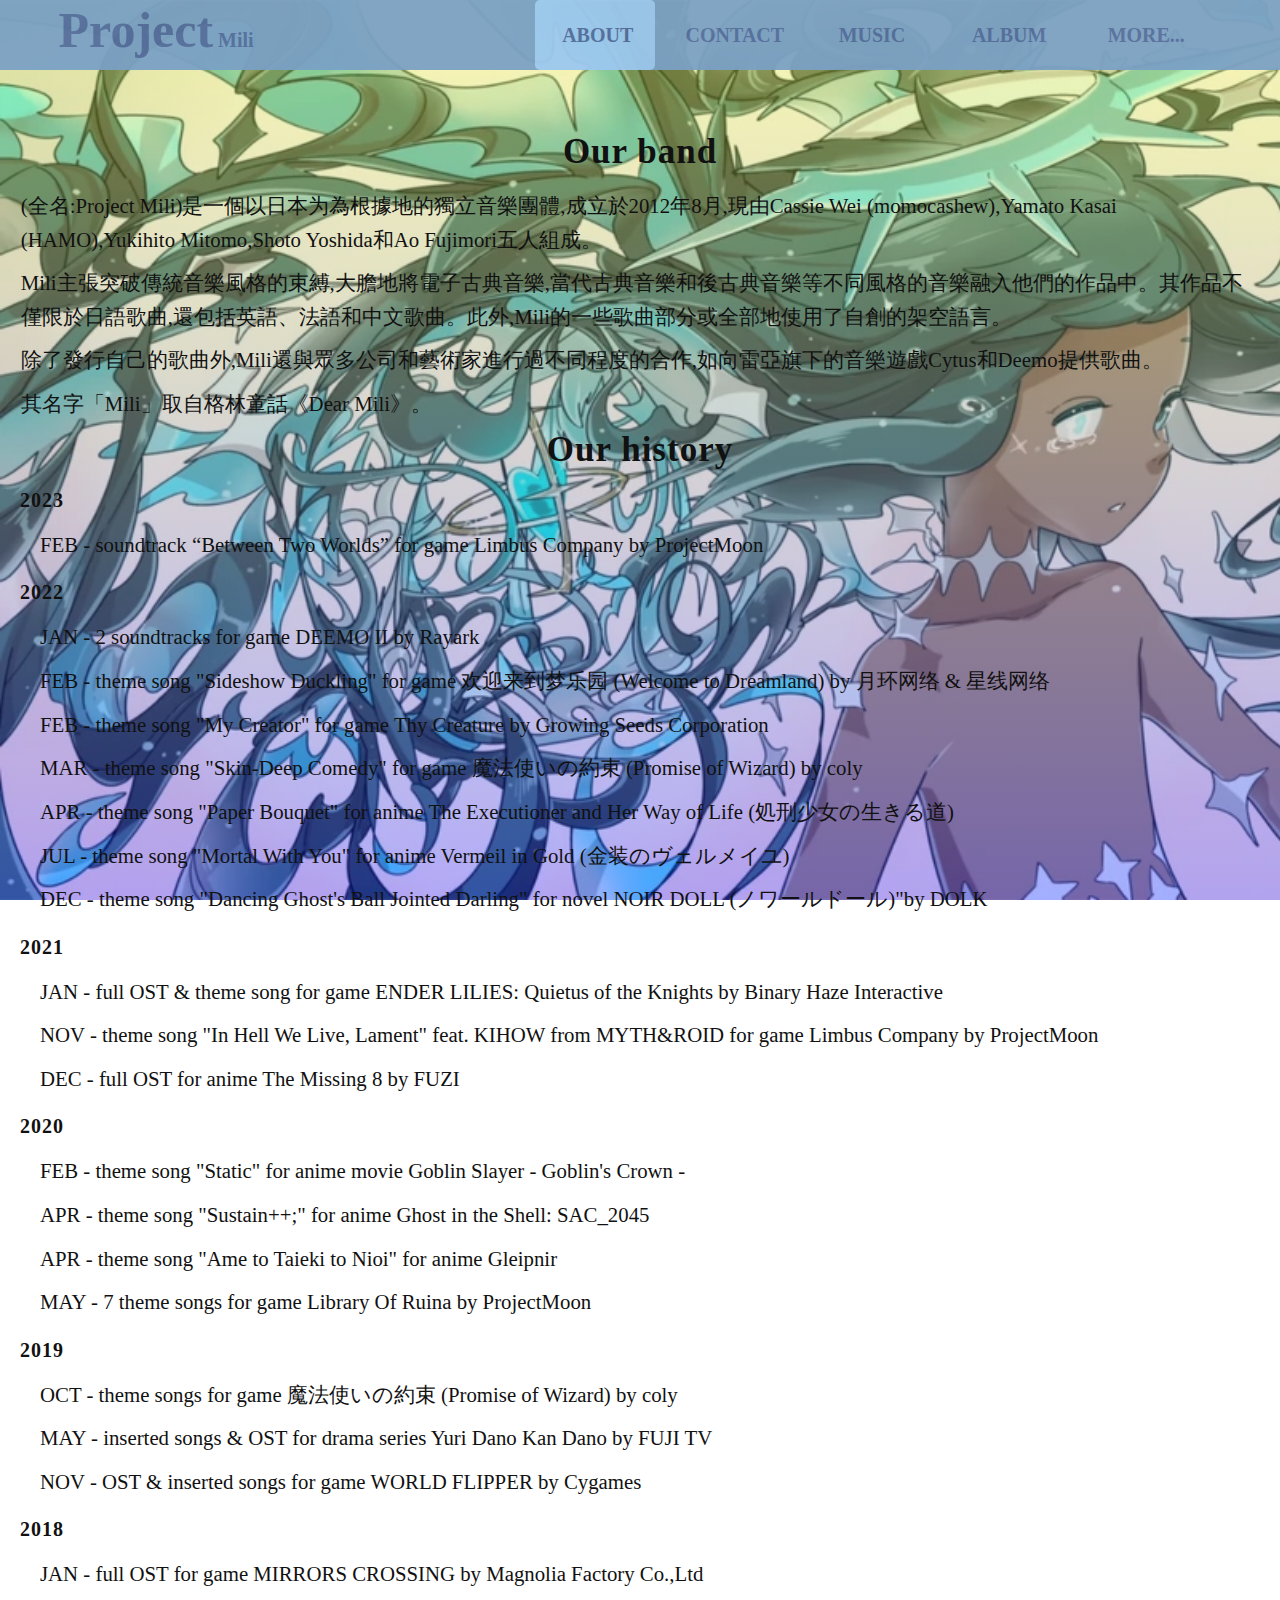
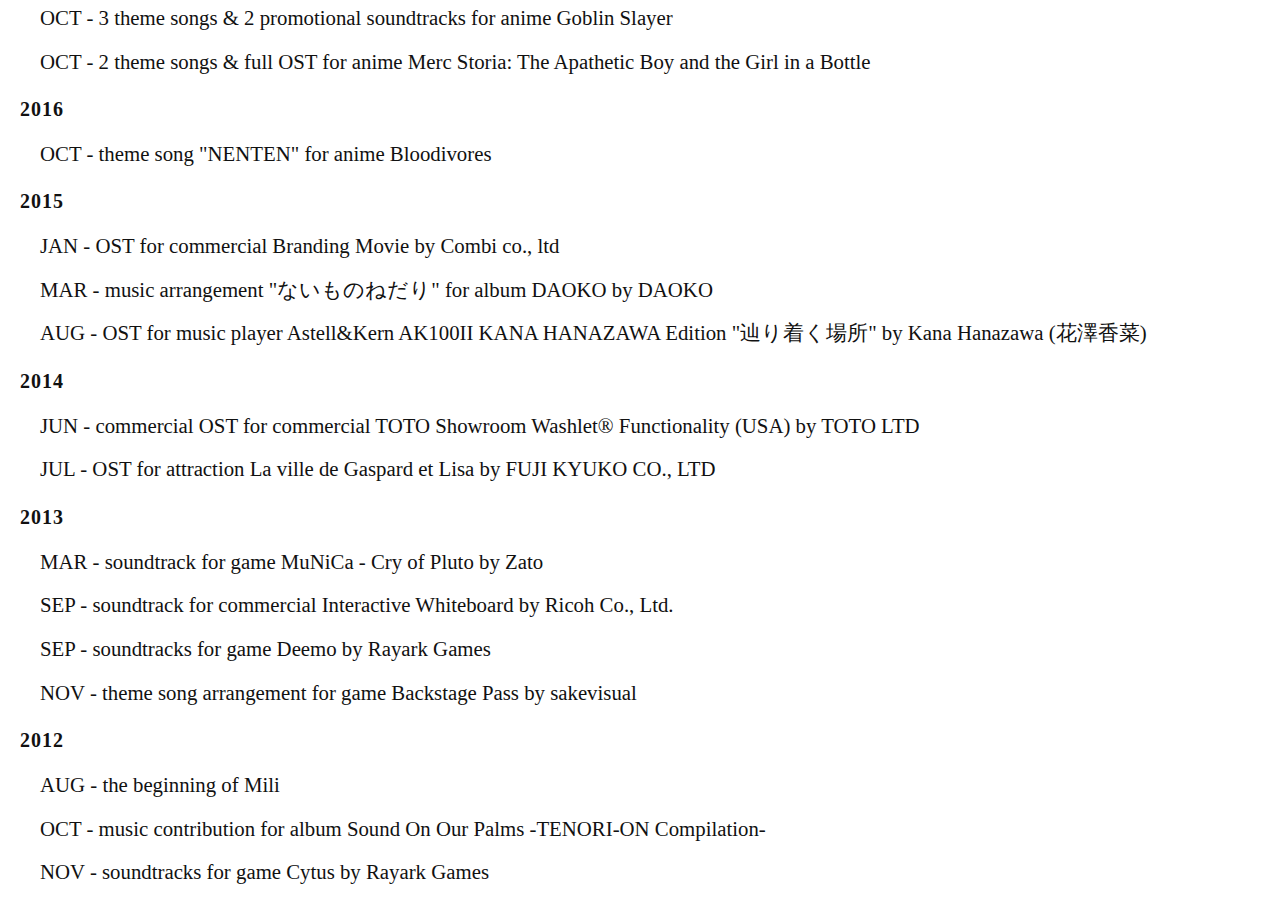
<file: html/about2.html>
<!DOCTYPE html>
<html lang="en">
<head>
    <meta charset="UTF-8">
    <meta http-equiv="X-UA-Compatible" content="IE=edge">
    <meta name="viewport" content="width=device-width, initial-scale=1.0">
    <link rel="stylesheet" href="../css/nav.css">
    <link rel="stylesheet" href="../css/about.css">

    <!-- <script src="../js/Loading.js"></script> -->
    <title>About</title>
</head>
<body>
    <nav class="homenav">
        <div class="navtitle"><a href="../index.html"><strong>Project</strong> Mili</a></div>
        <a href="about2.html">ABOUT</a>
        <a href="contact.html">CONTACT</a>
        <a href="music.html">MUSIC</a>
        <a href="album.html">ALBUM</a>
        <a href="more.html">MORE...</a>
        <div class="navanim home"></div>
        <div class="none"></div>
    </nav>
    <main classs="main">
        <section class="sec1">
            <div>
                <h2>Our band</h2>
                <p>(全名:Project Mili)是一個以日本为為根據地的獨立音樂團體,成立於2012年8月,現由Cassie Wei (momocashew),Yamato Kasai (HAMO),Yukihito Mitomo,Shoto Yoshida和Ao Fujimori五人組成。</p>
                <p>Mili主張突破傳統音樂風格的束縛,大膽地將電子古典音樂,當代古典音樂和後古典音樂等不同風格的音樂融入他們的作品中。其作品不僅限於日語歌曲,還包括英語、法語和中文歌曲。此外,Mili的一些歌曲部分或全部地使用了自創的架空語言。</p>
                <p>除了發行自己的歌曲外,Mili還與眾多公司和藝術家進行過不同程度的合作,如向雷亞旗下的音樂遊戲Cytus和Deemo提供歌曲。</p>
                <p>其名字「Mili」取自格林童話《Dear Mili》。</p>
            </div>
        </section>
        <section class="sec2">
        <div>
            <h2>Our history</h2>

            <div>
                <h3>2023</h3>
                <ul>
                    <li>FEB - soundtrack “Between Two Worlds” for game Limbus Company by ProjectMoon</li>
                </ul>
            </div>

            <div>
                <h3>2022</h3>
                <ul>
                    <li>JAN - 2 soundtracks for game DEEMO II by Rayark</li>
                    <li>FEB - theme song "Sideshow Duckling" for game 欢迎来到梦乐园 (Welcome to Dreamland) by 月环网络 & 星线网络</li>
                    <li>FEB - theme song "My Creator" for game Thy Creature by  Growing Seeds Corporation</li>
                    <li>MAR - theme song "Skin-Deep Comedy" for game 魔法使いの約束 (Promise of Wizard) by coly</li>
                    <li>APR - theme song "Paper Bouquet" for anime The Executioner and Her Way of Life (処刑少女の生きる道)</li>
                    <li>JUL - theme song "Mortal With You" for anime Vermeil in Gold (金装のヴェルメイユ)</li>
                    <li>DEC - theme song "Dancing Ghost's Ball Jointed Darling" for novel NOIR DOLL (ノワールドール)"by DOLK</li>
                </ul>
            </div>

            <div>
                <h3>2021</h3>
                <ul>
                    <li>JAN - full OST & theme song for game ENDER LILIES: Quietus of the Knights by Binary Haze Interactive</li>
                    <li>NOV - theme song "In Hell We Live, Lament" feat. KIHOW from MYTH&ROID for game Limbus Company by ProjectMoon</li>
                    <li>DEC - full OST for anime The Missing 8 by FUZI</li>
                </ul>
            </div>

            <div>
                <h3>2020</h3>
                <ul>
                    <li>FEB - theme song "Static" for anime movie Goblin Slayer  - Goblin's Crown -</li>
                    <li>APR - theme song "Sustain++;" for anime Ghost in the Shell: SAC_2045</li>
                    <li>APR - theme song "Ame to Taieki to Nioi" for anime Gleipnir</li>
                    <li>MAY - 7 theme songs for game Library Of Ruina by ProjectMoon</li>
                </ul>
            </div>

            <div>
                <h3>2019</h3>
                <ul>
                    <li>OCT - theme songs for game 魔法使いの約束 (Promise of Wizard) by coly</li>
                    <li>MAY - inserted songs & OST for drama series Yuri Dano Kan Dano by FUJI TV</li>
                    <li>NOV - OST & inserted songs for game WORLD FLIPPER by Cygames</li>
                </ul>
            </div>

            <div>
                <h3>2018</h3>
                <ul>
                    <li>JAN - full OST for game MIRRORS CROSSING by Magnolia Factory Co.,Ltd</li>
                    <li>OCT - 3 theme songs & 2 promotional soundtracks for anime Goblin Slayer</li>
                    <li>OCT - 2 theme songs & full OST for anime Merc Storia: The Apathetic Boy and the Girl in a Bottle</li>
                </ul>
            </div>

            <div>
                <h3>2016</h3>
                <ul>
                    <li>OCT - theme song "NENTEN" for anime Bloodivores</li>
                </ul>
            </div>

            <div>
                <h3>2015</h3>
                <ul>
                    <li>JAN - OST for commercial Branding Movie by Combi co., ltd</li>
                    <li>MAR - music arrangement "ないものねだり" for album DAOKO by DAOKO</li>
                    <li>AUG - OST for music player Astell&Kern AK100II KANA HANAZAWA Edition "辿り着く場所" by Kana Hanazawa (花澤香菜)</li>
                </ul>
            </div>

            <div>
                <h3>2014</h3>
                <ul>
                    <li>JUN - commercial OST for commercial TOTO Showroom Washlet® Functionality (USA) by TOTO LTD</li>
                    <li>JUL - OST for attraction La ville de Gaspard et Lisa by FUJI KYUKO CO., LTD</li>
                </ul>
            </div>
            
            <div>
                <h3>2013</h3>
                <ul>
                    <li>MAR - soundtrack for game MuNiCa - Cry of Pluto by Zato</li>
                    <li>SEP -  soundtrack for commercial Interactive Whiteboard by Ricoh Co., Ltd.</li>
                    <li>SEP - soundtracks for game Deemo by Rayark Games</li>
                    <li>NOV - theme song arrangement for game Backstage Pass by sakevisual</li>
                </ul>
            </div>

            <div>
                <h3>2012</h3>
                <ul>
                    <li>AUG - the beginning of Mili</li>
                    <li>OCT - music contribution for album Sound On Our Palms -TENORI-ON Compilation-</li>
                    <li>NOV - soundtracks for game Cytus by Rayark Games</li>
                </ul>
            </div>
            
        </div>
    </section>
    </main>
</body>
</html>
</file>
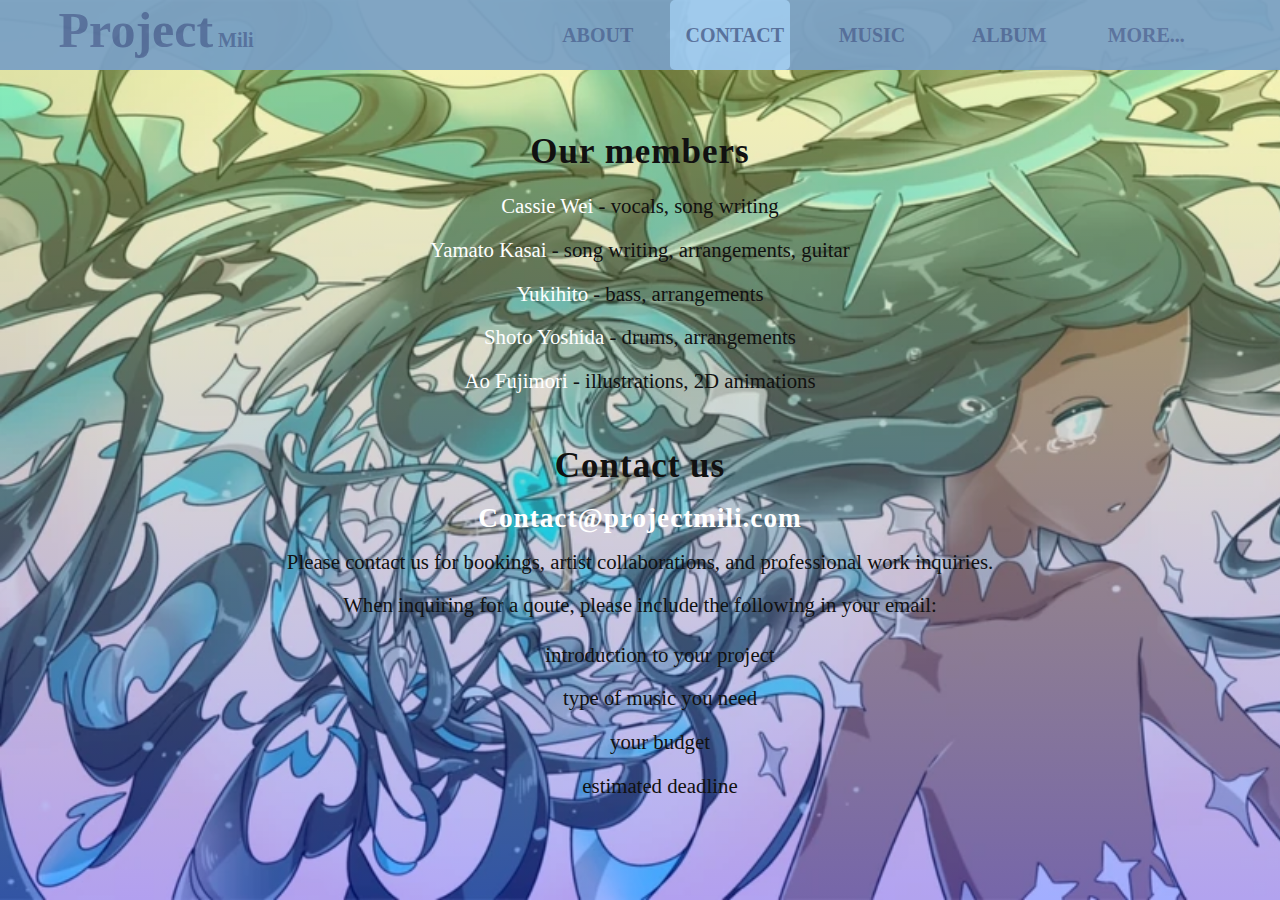
<file: html/contact.html>
<!DOCTYPE html>
<html lang="en">
<head>
    <meta charset="UTF-8">
    <meta http-equiv="X-UA-Compatible" content="IE=edge">
    <meta name="viewport" content="width=device-width, initial-scale=1.0">
    <link rel="stylesheet" href="../css/nav.css">
    <link rel="stylesheet" href="../css/contact.css">

    <!-- <script src="../js/Loading.js"></script> -->
    <title>Contact</title>
</head>
<body>
    <nav class="homenav">
        <div class="navtitle"><a href="../index.html"><strong>Project</strong> Mili</a></div>
        <a href="about2.html">ABOUT</a>
        <a href="contact.html">CONTACT</a>
        <a href="music.html">MUSIC</a>
        <a href="album.html">ALBUM</a>
        <a href="more.html">MORE...</a>
        <div class="navanim contact"></div>
        <div class="none"></div>
    </nav>
    <main classs="main">
        <section class="sec1">
            <div>
                <h2>Our members</h2>
                <p><a href="https://twitter.com/momocashew">Cassie Wei</a> - vocals, song writing</p>
                <p><a href="https://twitter.com/HAMOloid">Yamato Kasai</a> - song writing, arrangements, guitar</p>
                <p><a href="https://twitter.com/going_man">Yukihito</a> - bass, arrangements</p>
                <p><a href="https://twitter.com/shoto_0y">Shoto Yoshida</a> - drums, arrangements</p>
                <p><a href="https://twitter.com/pioooooon">Ao Fujimori</a> - illustrations, 2D animations</p>
            </div>
        </section>
        <section class="sec2">
        <div>
            <h2>Contact us</h2>
            <div>
                <a class="email" href="mailto:contact@projectmili.com">Contact@projectmili.com</a>

                <p>Please contact us for bookings, artist collaborations, 
                    and professional work inquiries.</p>
                <p>When inquiring for a qoute, please include the following in your email:</p>
                <ul>
                    <li>introduction to your project</li>
                    <li>type of music you need</li>
                    <li>your budget</li>
                    <li>estimated deadline</li>
                </ul>
            </div>
            
        </div>
    </section>
    </main>
</body>
</html>
</file>
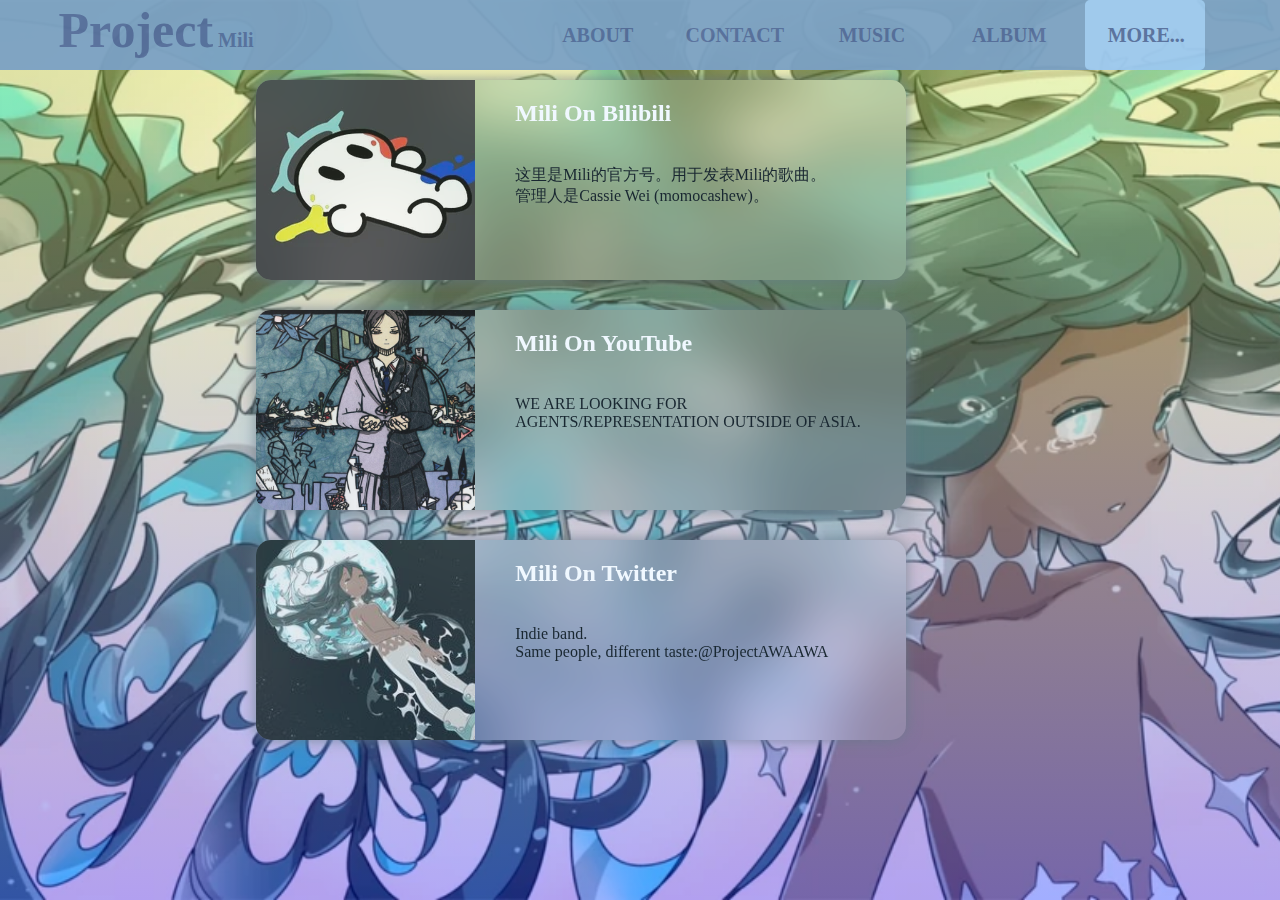
<file: html/more.html>
<!DOCTYPE html>
<html lang="en">
<head>
    <meta charset="UTF-8">
    <meta http-equiv="X-UA-Compatible" content="IE=edge">
    <meta name="viewport" content="width=device-width, initial-scale=1.0">
    <title>More</title>
    <link rel="stylesheet" href="../css/nav.css">
    <link rel="stylesheet" href="../css/more.css">
</head>
<body>
    <nav class="homenav">
        <div class="navtitle"><a href="../index.html"><strong>Project</strong> Mili</a></div>
        <a href="about2.html">ABOUT</a>
        <a href="contact.html">CONTACT</a>
        <a href="music.html">MUSIC</a>
        <a href="album.html">ALBUM</a>
        <a href="more.html">MORE...</a>
        <div class="navanim more"></div>
        <div class="none"></div>
    </nav>

    <div class="mid">
        <div class="content">
            <div class="con c1">
                <div class="imghid">
                    <a href="https://space.bilibili.com/23340150" target="_blank"><div class="img"></div></a>
                </div>
                <div class="txt">
                    <h2><a href="https://space.bilibili.com/23340150" target="_blank">Mili On Bilibili</a></h2>
                    <br>这里是Mili的官方号。用于发表Mili的歌曲。</br>管理人是Cassie Wei (momocashew)。</p>
                </div>
            </div>
            <div class="con c2">
                <div class="imghid">
                    <a href="https://www.youtube.com/@ProjectMili/about" target="_blank"><div class="img"></div></a>
                </div>
                <div class="txt">
                    <h2><a href="https://www.youtube.com/@ProjectMili/about" target="_blank">Mili On YouTube</a></h2>
                    <br>WE ARE LOOKING FOR AGENTS/REPRESENTATION OUTSIDE OF ASIA.</p>
                </div>
            </div>
            <div class="con c3">
                <div class="imghid">   
                    <a href="https://twitter.com/ProjectMili" target="_blank"><div class="img"></div></a>
                </div>
                <div class="txt">
                    <h2><a href="https://twitter.com/ProjectMili" target="_blank">Mili On Twitter</a></h2>
                    <p><br>Indie band.</br>Same people, different taste:@ProjectAWAAWA</p>
                </div>
            </div>
        </div>
    </div>

    
</body>
</html>
</file>
<file: css/nav.css>
@charset "utf-8";
body{
    margin: 0;
    padding: 0;
}


  
/* 悬停 */
.title a:link{
    text-decoration: none;
    color: white;
}

.title a:visited{
    text-decoration: none;
    color: white;
}
.title a:hover{
    color:rgba(49, 70, 87,0.9);
    border: rgba(49, 70, 87,0.9);
    text-decoration: none;
    transform: scale(1.1);
    transition: all 0.3s ease;
}

nav{
    position: fixed;
    display: flex;
    justify-content: space-around;
    align-items: center;
    width: 1540px;
    height: 70px;
    top: 0px;
    background-color: rgb(123, 161, 197);
    overflow: hidden;
    font-size: 20px;
    color: rgb(234, 247, 255);
    opacity: 0.8;
    z-index: 1000;
}
.homenav{
    animation: load2 0.5s linear;
}

nav:hover{
    opacity: 0.95;
}
nav .navtitle{
    padding-left: 50px;
    width: 30%;
}
nav .navtitle strong{
    font-size: 50px;
    font-weight: bolder;
}
nav a{
   display: block;
   justify-content: center;
   text-decoration: none;
   z-index: 1;
   height: inherit;
   line-height: 70px;
   width: 120px;
   text-align: center;
   font-weight: bolder;
   color: rgb(84, 109, 158);
   transition: 0.3s;
}
nav .navanim{
    position: absolute;
    height: inherit;
    z-index: 0;
    background: rgb(155, 200, 240);
    border-radius: 5px;
    left: 0px;
    transition:  all .5s ease 0s;
    width: 120px;
}
nav .home,a:nth-child(2):hover~.navanim{
    width: 120px;
    left: 535px;
}

nav .contact,a:nth-child(3):hover~.navanim{
    width: 120px;
    left: 670px;
}

nav .music,a:nth-child(4):hover~.navanim{
    width: 120px;
    left: 810px;
}

nav .album,a:nth-child(5):hover~.navanim{
    width: 120px;
    left: 950px;
}
nav .more,a:nth-child(6):hover~.navanim{
    width: 120px;
    left: 1085px;
}
nav .none{
    width: 20%;
}

@keyframes load2{
    0%{
        top: -80px;
        opacity: 0;
    }100%{
        top: 0px;
        opacity: 0.8;
    }
}
</file>
<file: css/about.css>
@charset "utf-8";

/* 背景图 */
body {
    background-image: url("../image/abou1.jpg");
    background-size: cover; 
    background-repeat: no-repeat;
    background-attachment: fixed;
    background-image: linear-gradient(to bottom, rgba(255,255,0,0.3), rgba(0,0,255,0.3)), url('../image/abou1.jpg');

  }

  nav {
    position: sticky; 
    top: 0; 
  }
  
  main {
    padding-top: 50px; 
  }


/* 通用的属性 */
main {
    margin-block-start: 0.83em;
    margin-block-end: 0.83em;
    margin-inline-start: 0px;
    margin-inline-end: 0px;
    color: #111;
    font-weight: 400;
    text-transform: none;
    font-style: normal;
    letter-spacing: 1px;
    text-decoration: none;
    font-family: "Alice", "Ryumin Heavy KL"!important;
  }
  
  /* 特定的属性 */
  h2 {
    margin: 1em 0 0.5em;
    font-size: 35px;
    line-height: 1.1em;
    margin-top: 0;
    text-align: center;
    font-family: serif;
  }
  
  h3 {
    margin: 1em 0 0.5em;
    font-size: 20px;
  }
  
  p, li {
   display: block;
   margin-top: 0.5em;
   margin-bottom: 0.5em;
   word-wrap: break-word;
   list-style-type: none;
   font-size: 1.3rem;
   letter-spacing: 0px;
   line-height: 1.6em;
  }

  h3, p{
    margin-left: 1em;
    margin-right: 1em;
  }
  
  nav .navtitle a {
    display: inline;
  }
</file>
<file: css/contact.css>
@charset "utf-8";

/* 背景图 */
body {
    background-image: url("../image/abou1.jpg");
    background-size: cover;
    background-repeat: no-repeat;
    background-attachment: fixed;
    background-image: linear-gradient(to bottom, rgba(255, 255, 0, 0.3), rgba(0, 0, 255, 0.3)), url('../image/abou1.jpg');

}

nav {
    position: sticky;
    top: 0;
}

main {
    padding-top: 50px;
}


/* 通用的属性 */
main {
    margin-block-start: 0.83em;
    margin-block-end: 0.83em;
    margin-inline-start: 0px;
    margin-inline-end: 0px;
    color: #111;
    font-weight: 400;
    text-transform: none;
    font-style: normal;
    letter-spacing: 1px;
    text-decoration: none;
    font-family: "Alice", "Ryumin Heavy KL" !important;
}

/* 特定的属性 */
h2 {
    margin: 1em 0 0.5em;
    font-size: 35px;
    line-height: 1.1em;
    margin-top: 0;
    text-align: center;
    font-family: serif;
}

h3 {
    margin: 1em 0 0.5em;
    font-size: 20px;
    text-align: center;
}

p,
li {
    text-align: center;
    display: block;
    margin-top: 0.5em;
    margin-bottom: 0.5em;
    word-wrap: break-word;
    font-size: 1.3rem;
    letter-spacing: 0px;
    line-height: 1.6em;
}

p {
    margin-left: 1em;
    margin-right: 1em;
}


.sec1 {
    margin-bottom: 50px;
}

.sec2 {
    margin-top: 50px;
}

a {
    text-decoration: none;
    color: white;
  }
  
  a:hover, a:active {
    opacity: 0.5;
  }
  
  .email {
    display: block;
    text-align: center;
    font-size: 1.7rem;
    font-weight: bold;
    font-family: serif;
  }

  nav .navtitle a {
    display: inline;
  }
</file>
<file: css/more.css>
@charset "utf-8";

body {
    background-image: url("../image/abou1.jpg");
    background-size: cover;
    background-repeat: no-repeat;
    background-attachment: fixed;
    background-image: linear-gradient(to bottom, rgba(255, 255, 0, 0.3), rgba(0, 0, 255, 0.3)), url('../image/abou1.jpg');

}
.mid{
    height: 100vh;
    width: 100vw;
}


.content{
    padding-top: 50px;
    padding-left: 20%;
    display: flex;
    flex-direction: column;
}

.con{
    display: flex;
    width: 650px;
    height: 200px;
    background: rgba(208, 220, 230,0.2);
    backdrop-filter: blur(0.2);
    float: left;
    clear: left;
    margin-top: 30px;
    backdrop-filter: blur(30px);
    border-radius: 15px;
    overflow: hidden;
    box-shadow: 0 0 15px rgba(103, 122, 138, 0.8);
}
.c1{
    animation: c1load 0.5s linear;
}
.c2{
    animation: c2load 1s linear;
}
.c3{
    animation: c3load 1.5s linear;
}

.c1 .img{
    background-image: url("../image/more1.jpg");
}
.c1 .img:hover{
    background-image: url("../image/more5.jpg");
}
.c2 .img{
    background-image: url("../image/more4.jpg");
}
.c2 .img:hover{
    background-image: url("../image/more1.jpg");
}
.c3 .img{
    background-image: url("../image/more5.jpg");
}
.c3 .img:hover{
    background-image: url("../image/more4.jpg");
}
.imghid{
    overflow: hidden;
    width: 250px;
}
.con .img{
    width: 250px;
    height: 100%;
    background-size: cover;
    background-repeat: no-repeat;
    background-position:center;
    opacity: 0.8;
    transition: 0.5s ease 0s;
}
.con .img:hover{
    transform: scale(1.1);
}
.con .txt{
    width: 400px;
    padding: 0 40px;
    color: rgb(25, 39, 49);
    font-family: "幼圆";
}
.con .txt h2{
    color: rgb(53, 75, 104);
}




h2 a{
    text-decoration: none;
    color: aliceblue;
}

h2 a:hover, a:active {
    opacity: 0.5;
  }








nav .navtitle a {
    display: inline;
  }
</file>
